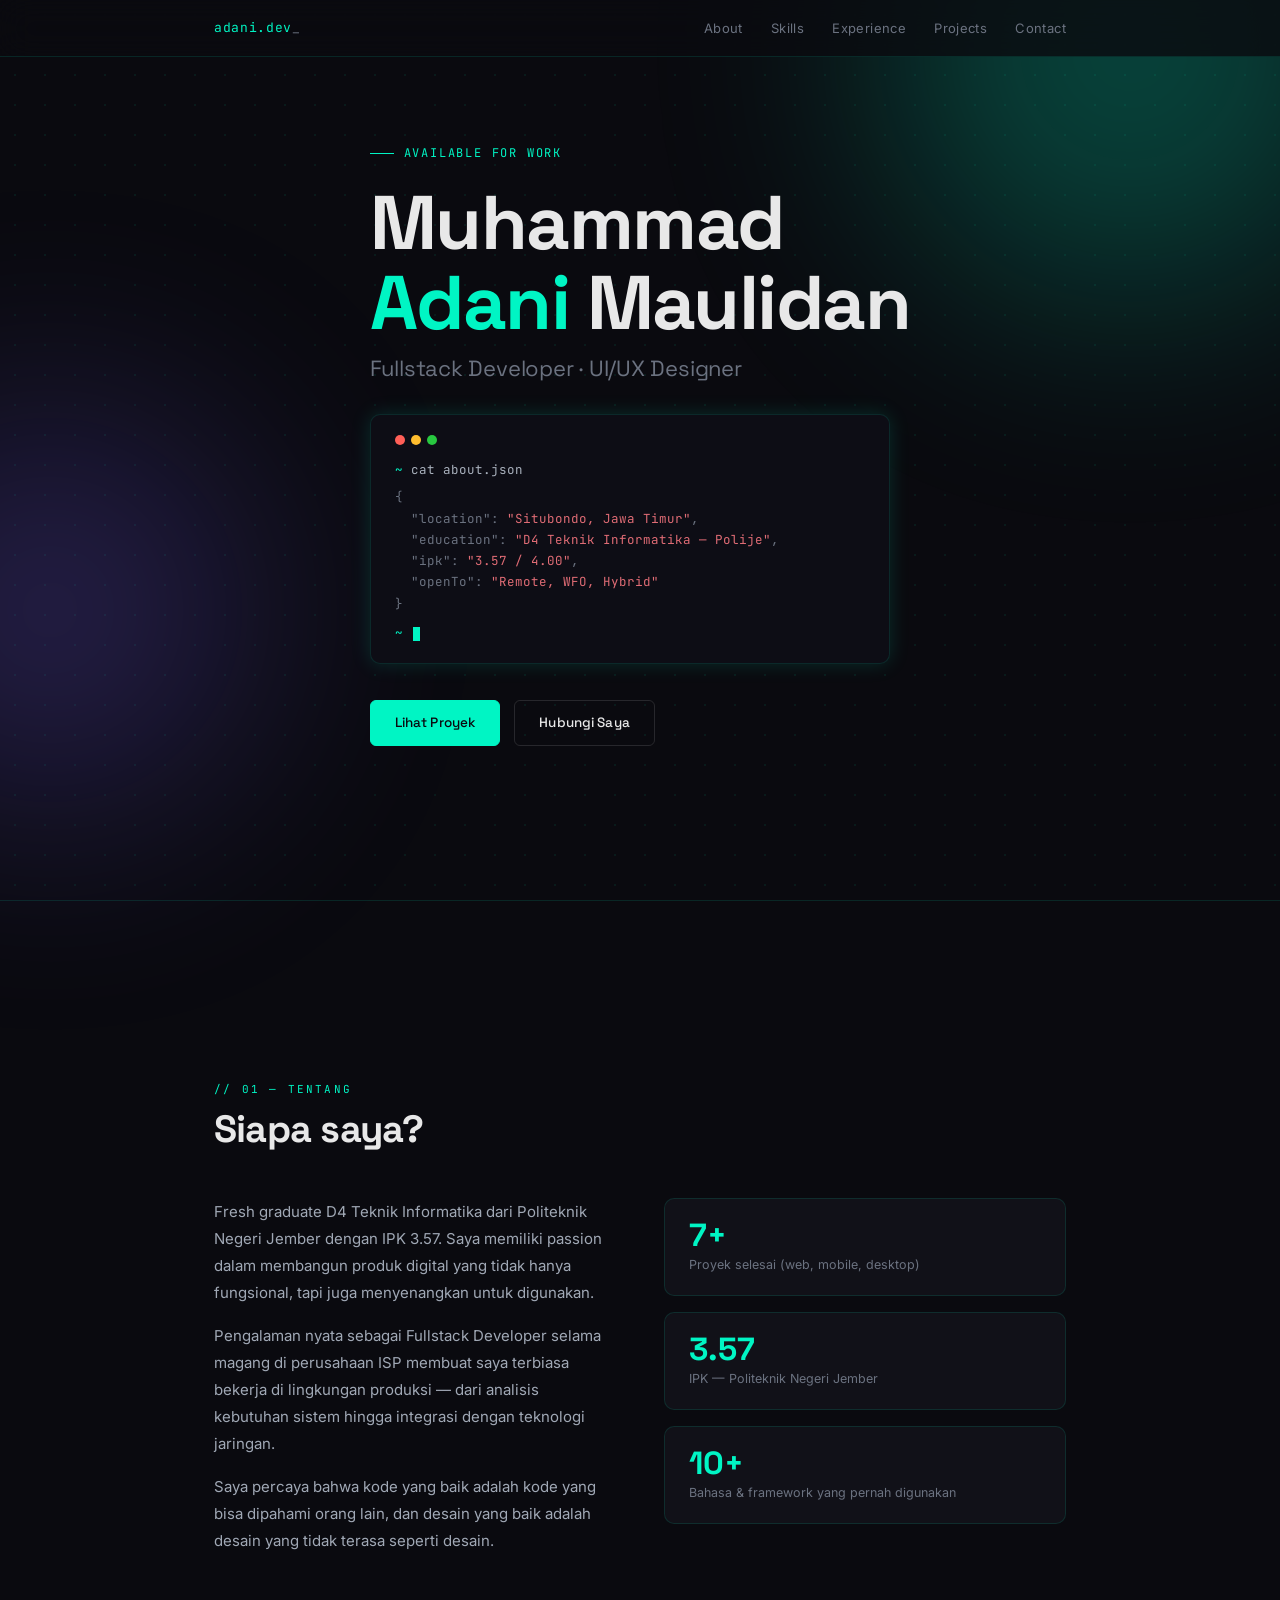
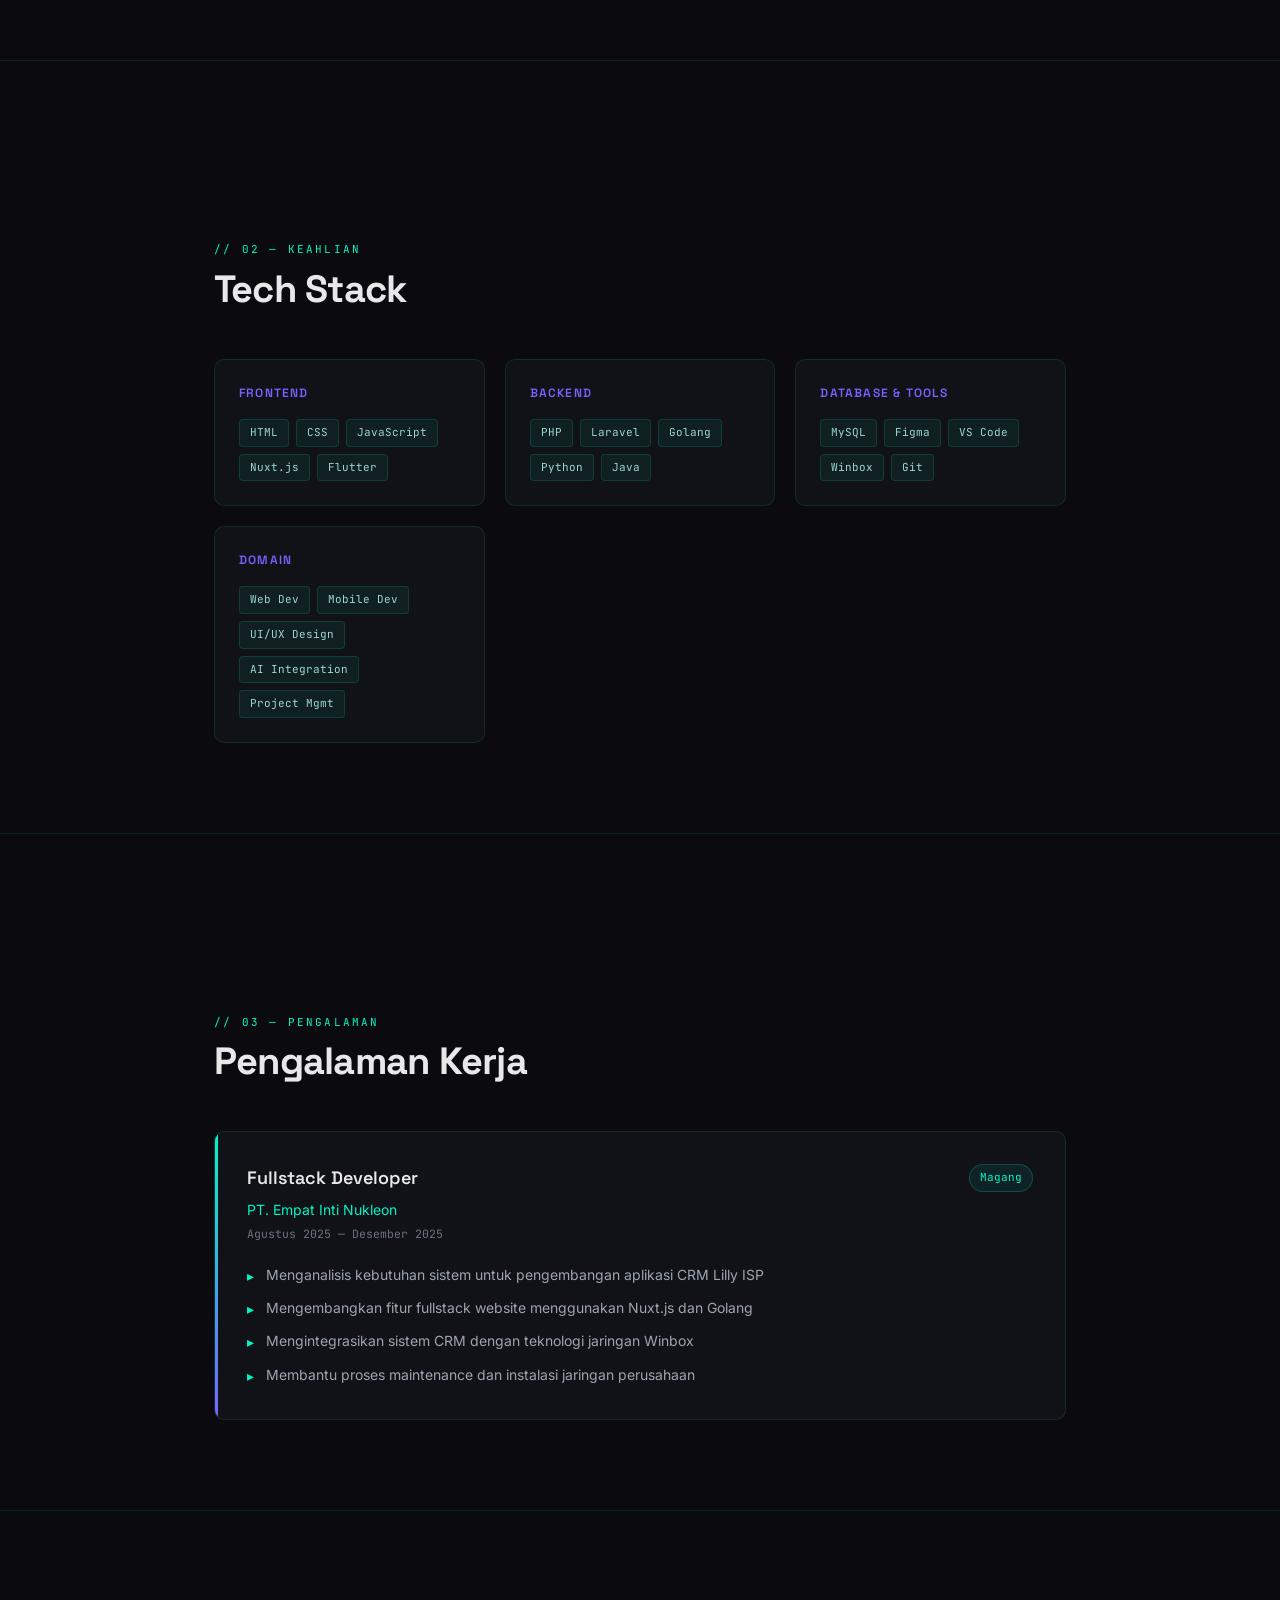
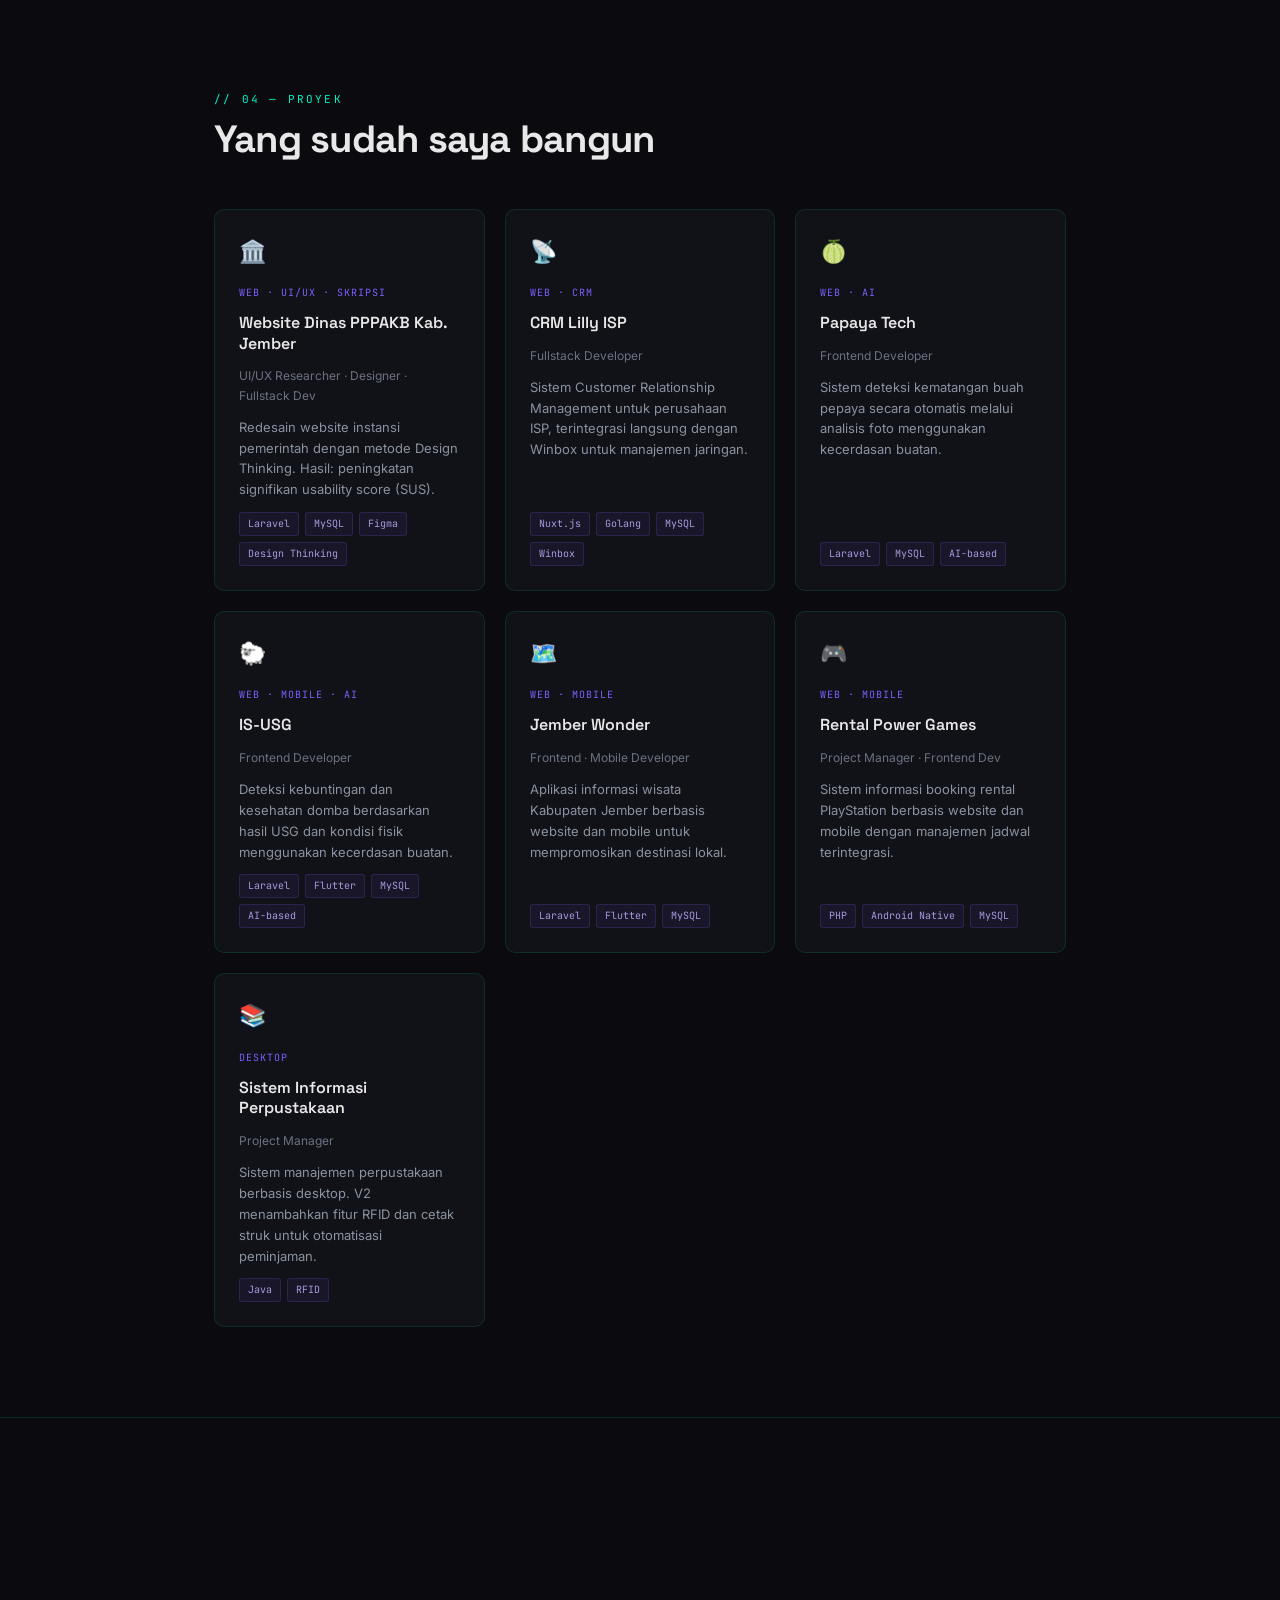
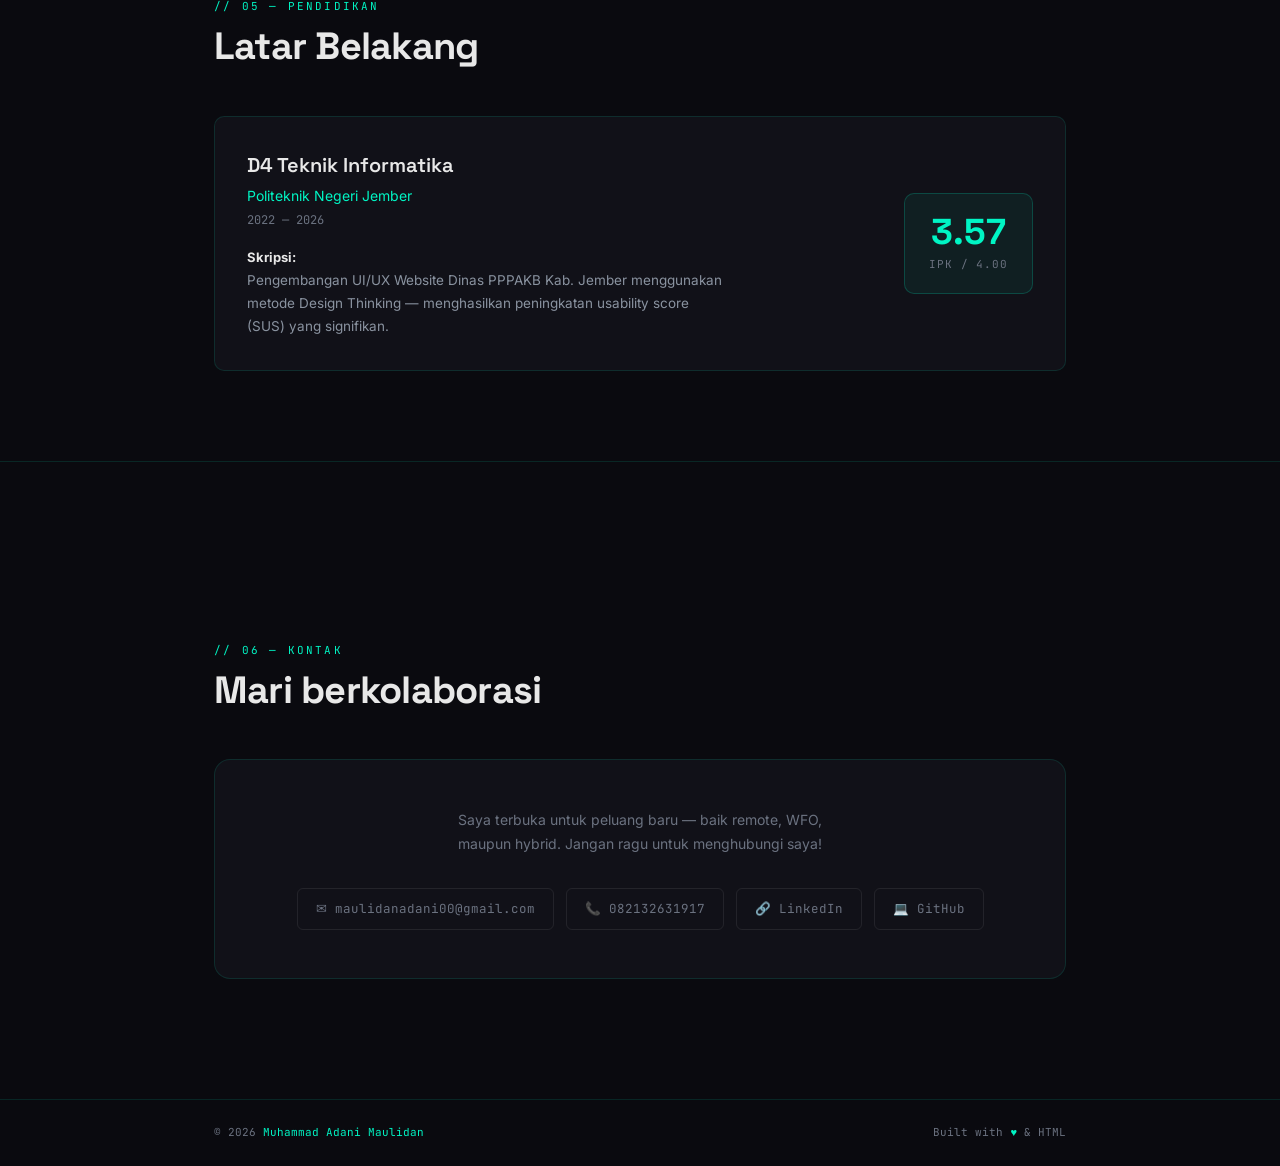
<file: portfolio-adani.html>
<!DOCTYPE html>
<html lang="id">
<head>
<meta charset="UTF-8">
<meta name="viewport" content="width=device-width, initial-scale=1.0">
<title>Muhammad Adani Maulidan — Fullstack Developer</title>
<link href="https://fonts.googleapis.com/css2?family=Space+Grotesk:wght@300;400;500;600;700&family=Inter:wght@300;400;500&family=JetBrains+Mono:wght@400;500&display=swap" rel="stylesheet">
<style>
  *, *::before, *::after { box-sizing: border-box; margin: 0; padding: 0; }

  :root {
    --bg: #0A0A0F;
    --bg-card: #111118;
    --bg-card2: #16161F;
    --teal: #00F5C4;
    --violet: #7B61FF;
    --text: #E8E8E8;
    --muted: #6B7280;
    --border: rgba(0,245,196,0.12);
    --glow: 0 0 20px rgba(0,245,196,0.15);
  }

  html { scroll-behavior: smooth; }

  body {
    background: var(--bg);
    color: var(--text);
    font-family: 'Inter', sans-serif;
    font-size: 15px;
    line-height: 1.6;
    overflow-x: hidden;
  }

  /* ── DOT GRID BACKGROUND ── */
  body::before {
    content: '';
    position: fixed;
    inset: 0;
    background-image: radial-gradient(circle, rgba(0,245,196,0.07) 1px, transparent 1px);
    background-size: 30px 30px;
    pointer-events: none;
    z-index: 0;
  }

  /* ── AMBIENT GLOW ── */
  .ambient {
    position: fixed;
    border-radius: 50%;
    filter: blur(120px);
    pointer-events: none;
    z-index: 0;
    opacity: 0.25;
  }
  .ambient-1 { width: 500px; height: 500px; background: var(--teal); top: -200px; right: -100px; }
  .ambient-2 { width: 400px; height: 400px; background: var(--violet); bottom: 10%; left: -150px; }

  /* ── LAYOUT ── */
  .container { max-width: 900px; margin: 0 auto; padding: 0 24px; position: relative; z-index: 1; }

  /* ── NAV ── */
  nav {
    position: fixed; top: 0; left: 0; right: 0; z-index: 100;
    padding: 16px 0;
    background: rgba(10,10,15,0.8);
    backdrop-filter: blur(16px);
    border-bottom: 1px solid var(--border);
  }
  nav .inner { max-width: 900px; margin: 0 auto; padding: 0 24px; display: flex; justify-content: space-between; align-items: center; }
  .nav-logo { font-family: 'JetBrains Mono', monospace; font-size: 13px; color: var(--teal); letter-spacing: 0.05em; }
  .nav-links { display: flex; gap: 28px; list-style: none; }
  .nav-links a { font-size: 13px; color: var(--muted); text-decoration: none; letter-spacing: 0.03em; transition: color 0.2s; }
  .nav-links a:hover { color: var(--teal); }

  /* ── HERO ── */
  #hero {
    min-height: 100vh;
    display: flex;
    align-items: center;
    padding-top: 80px;
  }
  .hero-content { padding: 60px 0; }
  .hero-eyebrow {
    font-family: 'JetBrains Mono', monospace;
    font-size: 12px;
    color: var(--teal);
    letter-spacing: 0.15em;
    text-transform: uppercase;
    margin-bottom: 20px;
    display: flex;
    align-items: center;
    gap: 10px;
  }
  .hero-eyebrow::before { content: ''; display: block; width: 24px; height: 1px; background: var(--teal); }

  h1 {
    font-family: 'Space Grotesk', sans-serif;
    font-size: clamp(40px, 7vw, 76px);
    font-weight: 700;
    line-height: 1.05;
    letter-spacing: -0.02em;
    margin-bottom: 8px;
  }
  .name-accent { color: var(--teal); }

  .hero-role {
    font-family: 'Space Grotesk', sans-serif;
    font-size: clamp(16px, 3vw, 22px);
    font-weight: 400;
    color: var(--muted);
    margin-bottom: 28px;
    letter-spacing: -0.01em;
  }

  /* Terminal */
  .terminal {
    background: #0D0D15;
    border: 1px solid var(--border);
    border-radius: 10px;
    padding: 20px 24px;
    margin-bottom: 36px;
    max-width: 520px;
    box-shadow: var(--glow);
  }
  .terminal-bar { display: flex; gap: 6px; margin-bottom: 14px; }
  .dot { width: 10px; height: 10px; border-radius: 50%; }
  .dot-r { background: #FF5F57; }
  .dot-y { background: #FFBD2E; }
  .dot-g { background: #28C840; }
  .terminal-line { font-family: 'JetBrains Mono', monospace; font-size: 12.5px; line-height: 1.7; }
  .t-prompt { color: var(--teal); }
  .t-cmd { color: #A9B1BD; }
  .t-out { color: var(--muted); }
  .t-val { color: #E06C75; }
  .cursor {
    display: inline-block; width: 7px; height: 14px;
    background: var(--teal); margin-left: 2px;
    animation: blink 1s step-end infinite;
    vertical-align: middle;
  }
  @keyframes blink { 50% { opacity: 0; } }

  .hero-actions { display: flex; gap: 14px; flex-wrap: wrap; }
  .btn {
    display: inline-flex; align-items: center; gap: 8px;
    padding: 11px 24px;
    border-radius: 6px;
    font-family: 'Space Grotesk', sans-serif;
    font-size: 13.5px;
    font-weight: 500;
    text-decoration: none;
    cursor: pointer;
    transition: all 0.2s;
    letter-spacing: 0.01em;
  }
  .btn-primary {
    background: var(--teal);
    color: #0A0A0F;
    border: 1px solid var(--teal);
  }
  .btn-primary:hover { background: transparent; color: var(--teal); box-shadow: var(--glow); }
  .btn-ghost {
    background: transparent;
    color: var(--text);
    border: 1px solid rgba(255,255,255,0.12);
  }
  .btn-ghost:hover { border-color: var(--teal); color: var(--teal); }

  /* ── SECTION ── */
  section { padding: 90px 0; }
  .section-label {
    font-family: 'JetBrains Mono', monospace;
    font-size: 11px;
    color: var(--teal);
    letter-spacing: 0.2em;
    text-transform: uppercase;
    margin-bottom: 10px;
  }
  h2 {
    font-family: 'Space Grotesk', sans-serif;
    font-size: clamp(26px, 4vw, 38px);
    font-weight: 700;
    letter-spacing: -0.02em;
    margin-bottom: 48px;
    line-height: 1.1;
  }
  .section-divider { width: 100%; height: 1px; background: var(--border); margin-bottom: 90px; }

  /* ── ABOUT ── */
  .about-grid { display: grid; grid-template-columns: 1fr 1fr; gap: 48px; align-items: start; }
  .about-text p { color: #A0A8B5; line-height: 1.8; margin-bottom: 16px; }
  .about-stats { display: flex; flex-direction: column; gap: 16px; }
  .stat-card {
    background: var(--bg-card);
    border: 1px solid var(--border);
    border-radius: 10px;
    padding: 20px 24px;
    transition: border-color 0.2s;
  }
  .stat-card:hover { border-color: rgba(0,245,196,0.3); }
  .stat-num {
    font-family: 'Space Grotesk', sans-serif;
    font-size: 32px;
    font-weight: 700;
    color: var(--teal);
    line-height: 1;
    margin-bottom: 4px;
  }
  .stat-label { font-size: 12.5px; color: var(--muted); }

  /* ── SKILLS ── */
  .skills-grid { display: grid; grid-template-columns: repeat(auto-fit, minmax(200px, 1fr)); gap: 20px; }
  .skill-group {
    background: var(--bg-card);
    border: 1px solid var(--border);
    border-radius: 10px;
    padding: 24px;
    transition: border-color 0.2s, box-shadow 0.2s;
  }
  .skill-group:hover { border-color: rgba(123,97,255,0.4); box-shadow: 0 0 20px rgba(123,97,255,0.08); }
  .skill-group-title {
    font-family: 'Space Grotesk', sans-serif;
    font-size: 12px;
    font-weight: 600;
    color: var(--violet);
    letter-spacing: 0.1em;
    text-transform: uppercase;
    margin-bottom: 16px;
  }
  .skill-tags { display: flex; flex-wrap: wrap; gap: 7px; }
  .tag {
    font-family: 'JetBrains Mono', monospace;
    font-size: 11px;
    padding: 4px 10px;
    border-radius: 4px;
    background: rgba(0,245,196,0.06);
    border: 1px solid rgba(0,245,196,0.15);
    color: #9DD8CD;
    transition: all 0.2s;
  }
  .tag:hover { background: rgba(0,245,196,0.12); border-color: var(--teal); color: var(--teal); }

  /* ── EXPERIENCE ── */
  .exp-card {
    background: var(--bg-card);
    border: 1px solid var(--border);
    border-radius: 10px;
    padding: 32px;
    position: relative;
    overflow: hidden;
    transition: border-color 0.2s;
  }
  .exp-card::before {
    content: '';
    position: absolute;
    left: 0; top: 0; bottom: 0;
    width: 3px;
    background: linear-gradient(to bottom, var(--teal), var(--violet));
    border-radius: 3px 0 0 3px;
  }
  .exp-card:hover { border-color: rgba(0,245,196,0.25); }
  .exp-header { display: flex; justify-content: space-between; align-items: flex-start; margin-bottom: 6px; flex-wrap: wrap; gap: 10px; }
  .exp-title { font-family: 'Space Grotesk', sans-serif; font-size: 18px; font-weight: 600; }
  .exp-badge {
    font-family: 'JetBrains Mono', monospace;
    font-size: 11px;
    padding: 4px 10px;
    border-radius: 20px;
    background: rgba(0,245,196,0.08);
    border: 1px solid rgba(0,245,196,0.2);
    color: var(--teal);
  }
  .exp-company { font-size: 14px; color: var(--teal); margin-bottom: 4px; }
  .exp-date { font-family: 'JetBrains Mono', monospace; font-size: 11.5px; color: var(--muted); margin-bottom: 20px; }
  .exp-list { list-style: none; display: flex; flex-direction: column; gap: 10px; }
  .exp-list li { display: flex; gap: 12px; color: #9DA5B0; font-size: 14px; }
  .exp-list li::before { content: '▸'; color: var(--teal); flex-shrink: 0; margin-top: 1px; }

  /* ── PROJECTS ── */
  .projects-grid { display: grid; grid-template-columns: repeat(auto-fill, minmax(260px, 1fr)); gap: 20px; }
  .project-card {
    background: var(--bg-card);
    border: 1px solid var(--border);
    border-radius: 10px;
    padding: 24px;
    display: flex;
    flex-direction: column;
    gap: 12px;
    transition: all 0.25s;
    position: relative;
    overflow: hidden;
  }
  .project-card::after {
    content: '';
    position: absolute;
    inset: 0;
    background: linear-gradient(135deg, rgba(0,245,196,0.04), transparent);
    opacity: 0;
    transition: opacity 0.25s;
  }
  .project-card:hover { border-color: rgba(0,245,196,0.3); transform: translateY(-3px); box-shadow: 0 12px 32px rgba(0,0,0,0.4); }
  .project-card:hover::after { opacity: 1; }
  .project-icon { font-size: 22px; margin-bottom: 4px; }
  .project-type {
    font-family: 'JetBrains Mono', monospace;
    font-size: 10px;
    color: var(--violet);
    text-transform: uppercase;
    letter-spacing: 0.1em;
  }
  .project-name {
    font-family: 'Space Grotesk', sans-serif;
    font-size: 16px;
    font-weight: 600;
    line-height: 1.3;
  }
  .project-role { font-size: 12px; color: var(--muted); }
  .project-desc { font-size: 13px; color: #8A93A0; line-height: 1.6; flex: 1; }
  .project-stack { display: flex; flex-wrap: wrap; gap: 6px; }
  .stack-pill {
    font-family: 'JetBrains Mono', monospace;
    font-size: 10px;
    padding: 3px 8px;
    border-radius: 3px;
    background: rgba(123,97,255,0.08);
    border: 1px solid rgba(123,97,255,0.18);
    color: #A89BDB;
  }

  /* ── EDUCATION ── */
  .edu-card {
    background: var(--bg-card);
    border: 1px solid var(--border);
    border-radius: 10px;
    padding: 32px;
    display: grid;
    grid-template-columns: 1fr auto;
    gap: 20px;
    align-items: center;
  }
  .edu-degree { font-family: 'Space Grotesk', sans-serif; font-size: 20px; font-weight: 600; margin-bottom: 4px; }
  .edu-school { font-size: 14px; color: var(--teal); margin-bottom: 4px; }
  .edu-year { font-family: 'JetBrains Mono', monospace; font-size: 12px; color: var(--muted); margin-bottom: 16px; }
  .edu-thesis { font-size: 13.5px; color: #8A93A0; line-height: 1.7; max-width: 480px; }
  .edu-gpa {
    text-align: center;
    background: rgba(0,245,196,0.06);
    border: 1px solid rgba(0,245,196,0.2);
    border-radius: 10px;
    padding: 20px 24px;
  }
  .gpa-num { font-family: 'Space Grotesk', sans-serif; font-size: 36px; font-weight: 700; color: var(--teal); line-height: 1; }
  .gpa-label { font-family: 'JetBrains Mono', monospace; font-size: 11px; color: var(--muted); margin-top: 6px; letter-spacing: 0.08em; }

  /* ── CONTACT ── */
  #contact { padding-bottom: 120px; }
  .contact-wrap {
    background: var(--bg-card);
    border: 1px solid var(--border);
    border-radius: 16px;
    padding: 48px;
    text-align: center;
    position: relative;
    overflow: hidden;
  }
  .contact-wrap::before {
    content: '';
    position: absolute;
    top: -1px; left: 50%; transform: translateX(-50%);
    width: 200px; height: 1px;
    background: linear-gradient(90deg, transparent, var(--teal), transparent);
  }
  .contact-tagline { font-size: 14px; color: var(--muted); margin-bottom: 32px; max-width: 400px; margin-left: auto; margin-right: auto; line-height: 1.7; }
  .contact-links { display: flex; justify-content: center; flex-wrap: wrap; gap: 12px; }
  .contact-link {
    display: inline-flex; align-items: center; gap: 8px;
    font-family: 'JetBrains Mono', monospace;
    font-size: 12.5px;
    color: var(--muted);
    text-decoration: none;
    padding: 10px 18px;
    border: 1px solid rgba(255,255,255,0.08);
    border-radius: 6px;
    transition: all 0.2s;
  }
  .contact-link:hover { color: var(--teal); border-color: var(--teal); background: rgba(0,245,196,0.05); }

  /* ── FOOTER ── */
  footer {
    border-top: 1px solid var(--border);
    padding: 24px 0;
    position: relative; z-index: 1;
  }
  footer .inner { max-width: 900px; margin: 0 auto; padding: 0 24px; display: flex; justify-content: space-between; align-items: center; flex-wrap: wrap; gap: 10px; }
  footer span { font-family: 'JetBrains Mono', monospace; font-size: 11px; color: var(--muted); }
  footer .ft-teal { color: var(--teal); }

  /* ── SCROLL REVEAL ── */
  .reveal { opacity: 0; transform: translateY(24px); transition: opacity 0.6s ease, transform 0.6s ease; }
  .reveal.visible { opacity: 1; transform: none; }

  /* ── RESPONSIVE ── */
  @media (max-width: 640px) {
    .about-grid { grid-template-columns: 1fr; }
    .edu-card { grid-template-columns: 1fr; }
    .edu-gpa { width: fit-content; }
    nav .inner { gap: 16px; }
    .nav-links { gap: 16px; }
    .contact-wrap { padding: 32px 20px; }
  }

  @media (prefers-reduced-motion: reduce) {
    *, *::before, *::after { animation: none !important; transition: none !important; }
  }
</style>
</head>
<body>

<div class="ambient ambient-1"></div>
<div class="ambient ambient-2"></div>

<!-- NAV -->
<nav>
  <div class="inner">
    <span class="nav-logo">adani.dev<span style="color:var(--muted)">_</span></span>
    <ul class="nav-links">
      <li><a href="#about">About</a></li>
      <li><a href="#skills">Skills</a></li>
      <li><a href="#experience">Experience</a></li>
      <li><a href="#projects">Projects</a></li>
      <li><a href="#contact">Contact</a></li>
    </ul>
  </div>
</nav>

<!-- HERO -->
<section id="hero">
  <div class="container">
    <div class="hero-content">
      <div class="hero-eyebrow">Available for work</div>
      <h1>Muhammad<br><span class="name-accent">Adani</span> Maulidan</h1>
      <p class="hero-role">Fullstack Developer · UI/UX Designer</p>

      <div class="terminal">
        <div class="terminal-bar">
          <div class="dot dot-r"></div>
          <div class="dot dot-y"></div>
          <div class="dot dot-g"></div>
        </div>
        <div class="terminal-line">
          <span class="t-prompt">~</span> <span class="t-cmd">cat about.json</span>
        </div>
        <div class="terminal-line" style="margin-top:6px">
          <span class="t-out">{</span>
        </div>
        <div class="terminal-line" style="padding-left:16px">
          <span class="t-out">"location":</span> <span class="t-val">"Situbondo, Jawa Timur"</span><span class="t-out">,</span>
        </div>
        <div class="terminal-line" style="padding-left:16px">
          <span class="t-out">"education":</span> <span class="t-val">"D4 Teknik Informatika — Polije"</span><span class="t-out">,</span>
        </div>
        <div class="terminal-line" style="padding-left:16px">
          <span class="t-out">"ipk":</span> <span class="t-val">"3.57 / 4.00"</span><span class="t-out">,</span>
        </div>
        <div class="terminal-line" style="padding-left:16px">
          <span class="t-out">"openTo":</span> <span class="t-val">"Remote, WFO, Hybrid"</span>
        </div>
        <div class="terminal-line">
          <span class="t-out">}</span>
        </div>
        <div class="terminal-line" style="margin-top:8px">
          <span class="t-prompt">~</span> <span class="cursor"></span>
        </div>
      </div>

      <div class="hero-actions">
        <a href="#projects" class="btn btn-primary">Lihat Proyek</a>
        <a href="#contact" class="btn btn-ghost">Hubungi Saya</a>
      </div>
    </div>
  </div>
</section>

<div class="section-divider"></div>

<!-- ABOUT -->
<section id="about">
  <div class="container">
    <div class="reveal">
      <div class="section-label">// 01 — Tentang</div>
      <h2>Siapa saya?</h2>
    </div>
    <div class="about-grid reveal">
      <div class="about-text">
        <p>Fresh graduate D4 Teknik Informatika dari Politeknik Negeri Jember dengan IPK 3.57. Saya memiliki passion dalam membangun produk digital yang tidak hanya fungsional, tapi juga menyenangkan untuk digunakan.</p>
        <p>Pengalaman nyata sebagai Fullstack Developer selama magang di perusahaan ISP membuat saya terbiasa bekerja di lingkungan produksi — dari analisis kebutuhan sistem hingga integrasi dengan teknologi jaringan.</p>
        <p>Saya percaya bahwa kode yang baik adalah kode yang bisa dipahami orang lain, dan desain yang baik adalah desain yang tidak terasa seperti desain.</p>
      </div>
      <div class="about-stats">
        <div class="stat-card">
          <div class="stat-num">7+</div>
          <div class="stat-label">Proyek selesai (web, mobile, desktop)</div>
        </div>
        <div class="stat-card">
          <div class="stat-num">3.57</div>
          <div class="stat-label">IPK — Politeknik Negeri Jember</div>
        </div>
        <div class="stat-card">
          <div class="stat-num">10+</div>
          <div class="stat-label">Bahasa & framework yang pernah digunakan</div>
        </div>
      </div>
    </div>
  </div>
</section>

<div class="section-divider"></div>

<!-- SKILLS -->
<section id="skills">
  <div class="container">
    <div class="reveal">
      <div class="section-label">// 02 — Keahlian</div>
      <h2>Tech Stack</h2>
    </div>
    <div class="skills-grid reveal">
      <div class="skill-group">
        <div class="skill-group-title">Frontend</div>
        <div class="skill-tags">
          <span class="tag">HTML</span>
          <span class="tag">CSS</span>
          <span class="tag">JavaScript</span>
          <span class="tag">Nuxt.js</span>
          <span class="tag">Flutter</span>
        </div>
      </div>
      <div class="skill-group">
        <div class="skill-group-title">Backend</div>
        <div class="skill-tags">
          <span class="tag">PHP</span>
          <span class="tag">Laravel</span>
          <span class="tag">Golang</span>
          <span class="tag">Python</span>
          <span class="tag">Java</span>
        </div>
      </div>
      <div class="skill-group">
        <div class="skill-group-title">Database & Tools</div>
        <div class="skill-tags">
          <span class="tag">MySQL</span>
          <span class="tag">Figma</span>
          <span class="tag">VS Code</span>
          <span class="tag">Winbox</span>
          <span class="tag">Git</span>
        </div>
      </div>
      <div class="skill-group">
        <div class="skill-group-title">Domain</div>
        <div class="skill-tags">
          <span class="tag">Web Dev</span>
          <span class="tag">Mobile Dev</span>
          <span class="tag">UI/UX Design</span>
          <span class="tag">AI Integration</span>
          <span class="tag">Project Mgmt</span>
        </div>
      </div>
    </div>
  </div>
</section>

<div class="section-divider"></div>

<!-- EXPERIENCE -->
<section id="experience">
  <div class="container">
    <div class="reveal">
      <div class="section-label">// 03 — Pengalaman</div>
      <h2>Pengalaman Kerja</h2>
    </div>
    <div class="reveal">
      <div class="exp-card">
        <div class="exp-header">
          <div class="exp-title">Fullstack Developer</div>
          <span class="exp-badge">Magang</span>
        </div>
        <div class="exp-company">PT. Empat Inti Nukleon</div>
        <div class="exp-date">Agustus 2025 — Desember 2025</div>
        <ul class="exp-list">
          <li>Menganalisis kebutuhan sistem untuk pengembangan aplikasi CRM Lilly ISP</li>
          <li>Mengembangkan fitur fullstack website menggunakan Nuxt.js dan Golang</li>
          <li>Mengintegrasikan sistem CRM dengan teknologi jaringan Winbox</li>
          <li>Membantu proses maintenance dan instalasi jaringan perusahaan</li>
        </ul>
      </div>
    </div>
  </div>
</section>

<div class="section-divider"></div>

<!-- PROJECTS -->
<section id="projects">
  <div class="container">
    <div class="reveal">
      <div class="section-label">// 04 — Proyek</div>
      <h2>Yang sudah saya bangun</h2>
    </div>
    <div class="projects-grid">

      <div class="project-card reveal">
        <div class="project-icon">🏛️</div>
        <div class="project-type">Web · UI/UX · Skripsi</div>
        <div class="project-name">Website Dinas PPPAKB Kab. Jember</div>
        <div class="project-role">UI/UX Researcher · Designer · Fullstack Dev</div>
        <div class="project-desc">Redesain website instansi pemerintah dengan metode Design Thinking. Hasil: peningkatan signifikan usability score (SUS).</div>
        <div class="project-stack">
          <span class="stack-pill">Laravel</span>
          <span class="stack-pill">MySQL</span>
          <span class="stack-pill">Figma</span>
          <span class="stack-pill">Design Thinking</span>
        </div>
      </div>

      <div class="project-card reveal">
        <div class="project-icon">📡</div>
        <div class="project-type">Web · CRM</div>
        <div class="project-name">CRM Lilly ISP</div>
        <div class="project-role">Fullstack Developer</div>
        <div class="project-desc">Sistem Customer Relationship Management untuk perusahaan ISP, terintegrasi langsung dengan Winbox untuk manajemen jaringan.</div>
        <div class="project-stack">
          <span class="stack-pill">Nuxt.js</span>
          <span class="stack-pill">Golang</span>
          <span class="stack-pill">MySQL</span>
          <span class="stack-pill">Winbox</span>
        </div>
      </div>

      <div class="project-card reveal">
        <div class="project-icon">🍈</div>
        <div class="project-type">Web · AI</div>
        <div class="project-name">Papaya Tech</div>
        <div class="project-role">Frontend Developer</div>
        <div class="project-desc">Sistem deteksi kematangan buah pepaya secara otomatis melalui analisis foto menggunakan kecerdasan buatan.</div>
        <div class="project-stack">
          <span class="stack-pill">Laravel</span>
          <span class="stack-pill">MySQL</span>
          <span class="stack-pill">AI-based</span>
        </div>
      </div>

      <div class="project-card reveal">
        <div class="project-icon">🐑</div>
        <div class="project-type">Web · Mobile · AI</div>
        <div class="project-name">IS-USG</div>
        <div class="project-role">Frontend Developer</div>
        <div class="project-desc">Deteksi kebuntingan dan kesehatan domba berdasarkan hasil USG dan kondisi fisik menggunakan kecerdasan buatan.</div>
        <div class="project-stack">
          <span class="stack-pill">Laravel</span>
          <span class="stack-pill">Flutter</span>
          <span class="stack-pill">MySQL</span>
          <span class="stack-pill">AI-based</span>
        </div>
      </div>

      <div class="project-card reveal">
        <div class="project-icon">🗺️</div>
        <div class="project-type">Web · Mobile</div>
        <div class="project-name">Jember Wonder</div>
        <div class="project-role">Frontend · Mobile Developer</div>
        <div class="project-desc">Aplikasi informasi wisata Kabupaten Jember berbasis website dan mobile untuk mempromosikan destinasi lokal.</div>
        <div class="project-stack">
          <span class="stack-pill">Laravel</span>
          <span class="stack-pill">Flutter</span>
          <span class="stack-pill">MySQL</span>
        </div>
      </div>

      <div class="project-card reveal">
        <div class="project-icon">🎮</div>
        <div class="project-type">Web · Mobile</div>
        <div class="project-name">Rental Power Games</div>
        <div class="project-role">Project Manager · Frontend Dev</div>
        <div class="project-desc">Sistem informasi booking rental PlayStation berbasis website dan mobile dengan manajemen jadwal terintegrasi.</div>
        <div class="project-stack">
          <span class="stack-pill">PHP</span>
          <span class="stack-pill">Android Native</span>
          <span class="stack-pill">MySQL</span>
        </div>
      </div>

      <div class="project-card reveal">
        <div class="project-icon">📚</div>
        <div class="project-type">Desktop</div>
        <div class="project-name">Sistem Informasi Perpustakaan</div>
        <div class="project-role">Project Manager</div>
        <div class="project-desc">Sistem manajemen perpustakaan berbasis desktop. V2 menambahkan fitur RFID dan cetak struk untuk otomatisasi peminjaman.</div>
        <div class="project-stack">
          <span class="stack-pill">Java</span>
          <span class="stack-pill">RFID</span>
        </div>
      </div>

    </div>
  </div>
</section>

<div class="section-divider"></div>

<!-- EDUCATION -->
<section id="education">
  <div class="container">
    <div class="reveal">
      <div class="section-label">// 05 — Pendidikan</div>
      <h2>Latar Belakang</h2>
    </div>
    <div class="edu-card reveal">
      <div>
        <div class="edu-degree">D4 Teknik Informatika</div>
        <div class="edu-school">Politeknik Negeri Jember</div>
        <div class="edu-year">2022 — 2026</div>
        <div class="edu-thesis">
          <strong style="color:var(--text);font-size:13px;">Skripsi:</strong><br>
          Pengembangan UI/UX Website Dinas PPPAKB Kab. Jember menggunakan metode Design Thinking — menghasilkan peningkatan usability score (SUS) yang signifikan.
        </div>
      </div>
      <div class="edu-gpa">
        <div class="gpa-num">3.57</div>
        <div class="gpa-label">IPK / 4.00</div>
      </div>
    </div>
  </div>
</section>

<div class="section-divider"></div>

<!-- CONTACT -->
<section id="contact">
  <div class="container">
    <div class="reveal">
      <div class="section-label">// 06 — Kontak</div>
      <h2>Mari berkolaborasi</h2>
    </div>
    <div class="contact-wrap reveal">
      <p class="contact-tagline">Saya terbuka untuk peluang baru — baik remote, WFO, maupun hybrid. Jangan ragu untuk menghubungi saya!</p>
      <div class="contact-links">
        <a href="mailto:maulidanadani00@gmail.com" class="contact-link">
          <span>✉</span> maulidanadani00@gmail.com
        </a>
        <a href="tel:082132631917" class="contact-link">
          <span>📞</span> 082132631917
        </a>
        <a href="https://linkedin.com/in/muhammad-adani-maulidan-51a24a3b9" target="_blank" class="contact-link">
          <span>🔗</span> LinkedIn
        </a>
        <a href="https://github.com/AdaniMaulidan" target="_blank" class="contact-link">
          <span>💻</span> GitHub
        </a>
      </div>
    </div>
  </div>
</section>

<!-- FOOTER -->
<footer>
  <div class="inner">
    <span>© 2026 <span class="ft-teal">Muhammad Adani Maulidan</span></span>
    <span>Built with <span class="ft-teal">♥</span> &amp; HTML</span>
  </div>
</footer>

<script>
  // Scroll reveal
  const reveals = document.querySelectorAll('.reveal');
  const observer = new IntersectionObserver((entries) => {
    entries.forEach(e => {
      if (e.isIntersecting) { e.target.classList.add('visible'); }
    });
  }, { threshold: 0.1, rootMargin: '0px 0px -40px 0px' });
  reveals.forEach(el => observer.observe(el));

  // Stagger project cards
  document.querySelectorAll('.project-card').forEach((card, i) => {
    card.style.transitionDelay = `${i * 60}ms`;
  });

  // Mouse-tracked ambient glow
  document.addEventListener('mousemove', (e) => {
    const a1 = document.querySelector('.ambient-1');
    const a2 = document.querySelector('.ambient-2');
    const x = e.clientX / window.innerWidth;
    const y = e.clientY / window.innerHeight;
    a1.style.transform = `translate(${x * 30}px, ${y * 30}px)`;
    a2.style.transform = `translate(${-x * 20}px, ${-y * 20}px)`;
  });
</script>
</body>
</html>
</file>
